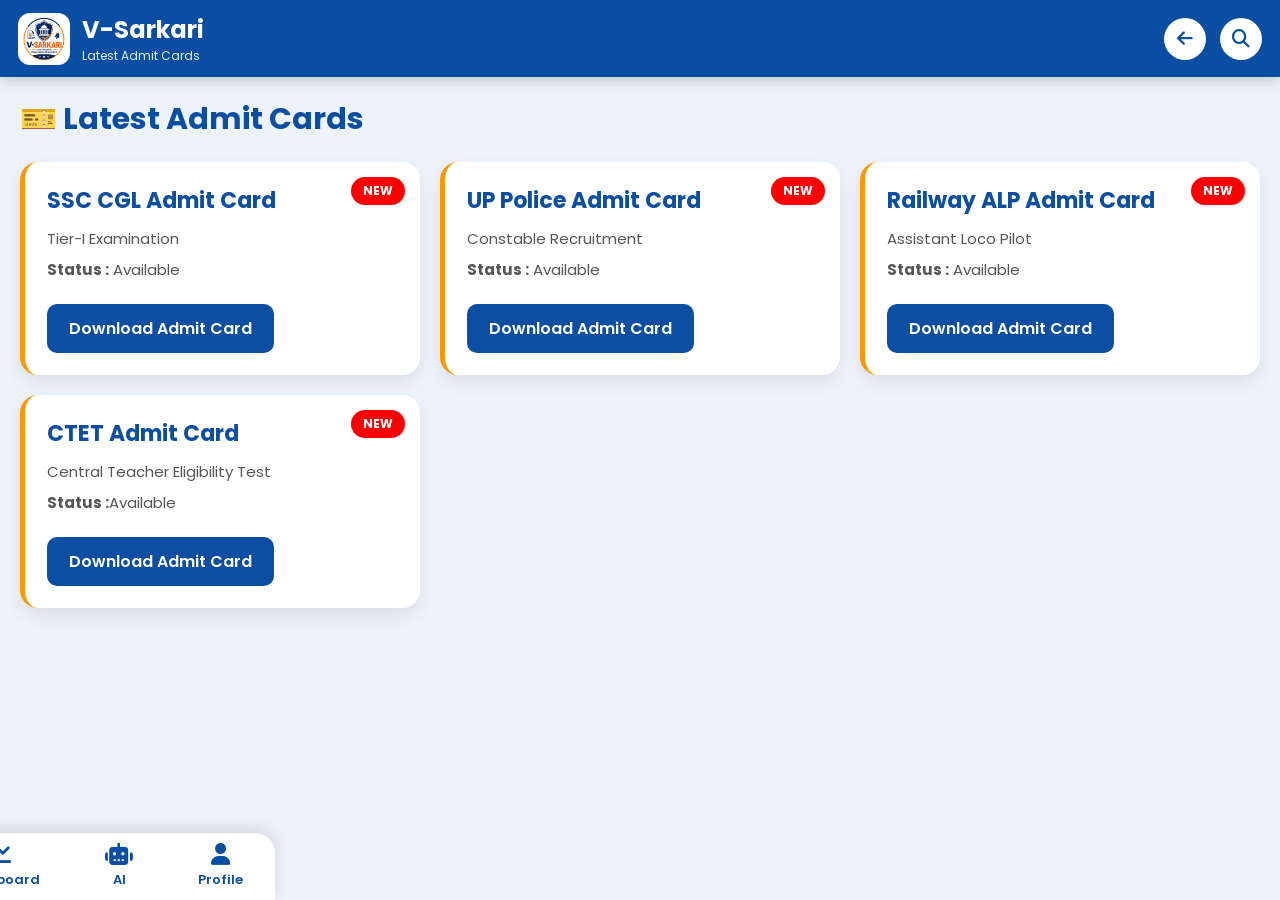
<file: admit-card.html>
<!DOCTYPE html>
<html lang="en">

<head>

<meta charset="UTF-8">
<meta name="viewport" content="width=device-width, initial-scale=1.0">

<title>Admit Cards | V-Sarkari</title>

<link rel="stylesheet" href="css/style.css">

<link href="https://fonts.googleapis.com/css2?family=Poppins:wght@300;400;500;600;700&display=swap" rel="stylesheet">

<link rel="stylesheet"
href="https://cdnjs.cloudflare.com/ajax/libs/font-awesome/6.6.0/css/all.min.css">

</head>

<body>

<header class="header">

<div class="logo-area">

<img src="images/logo.png">

<div>

<h2>V-Sarkari</h2>

<p>Latest Admit Cards</p>

</div>

</div>

<div class="header-icons">

<i class="fa-solid fa-arrow-left" onclick="history.back()"></i>

<i class="fa-solid fa-magnifying-glass"></i>

</div>

</header>

<section class="latest-section">

<h2>🎫 Latest Admit Cards</h2>

<div class="job-container">

<div class="job-card">

<span class="new-tag">NEW</span>

<h3>SSC CGL Admit Card</h3>

<p>Tier-I Examination</p>

<p><b>Status :</b> Available</p>

<a href="#">Download Admit Card</a>

</div>

<div class="job-card">

<span class="new-tag">NEW</span>

<h3>UP Police Admit Card</h3>

<p>Constable Recruitment</p>

<p><b>Status :</b> Available</p>

<a href="#">Download Admit Card</a>

</div>

<div class="job-card">

<span class="new-tag">NEW</span>

<h3>Railway ALP Admit Card</h3>

<p>Assistant Loco Pilot</p>

<p><b>Status :</b> Available</p>

<a href="#">Download Admit Card</a>

</div>

<div class="job-card">

<span class="new-tag">NEW</span>

<h3>CTET Admit Card</h3>

<p>Central Teacher Eligibility Test</p>

<p><b>Status :</b>Available</p>

<a href="#">Download Admit Card</a>

</div>

</div>

</section>

<nav class="bottom-nav">

<a href="index.html">

<i class="fa-solid fa-house"></i>

<span>Home</span>

</a>

<a href="latest-jobs.html">

<i class="fa-solid fa-briefcase"></i>

<span>Jobs</span>

</a>

<a href="dashboard.html">

<i class="fa-solid fa-chart-line"></i>

<span>Dashboard</span>

</a>

<a href="ai.html">

<i class="fa-solid fa-robot"></i>

<span>AI</span>

</a>

<a href="profile.html">

<i class="fa-solid fa-user"></i>

<span>Profile</span>

</a>

</nav>

<script src="js/app.js"></script>

</body>
</html>
</file>
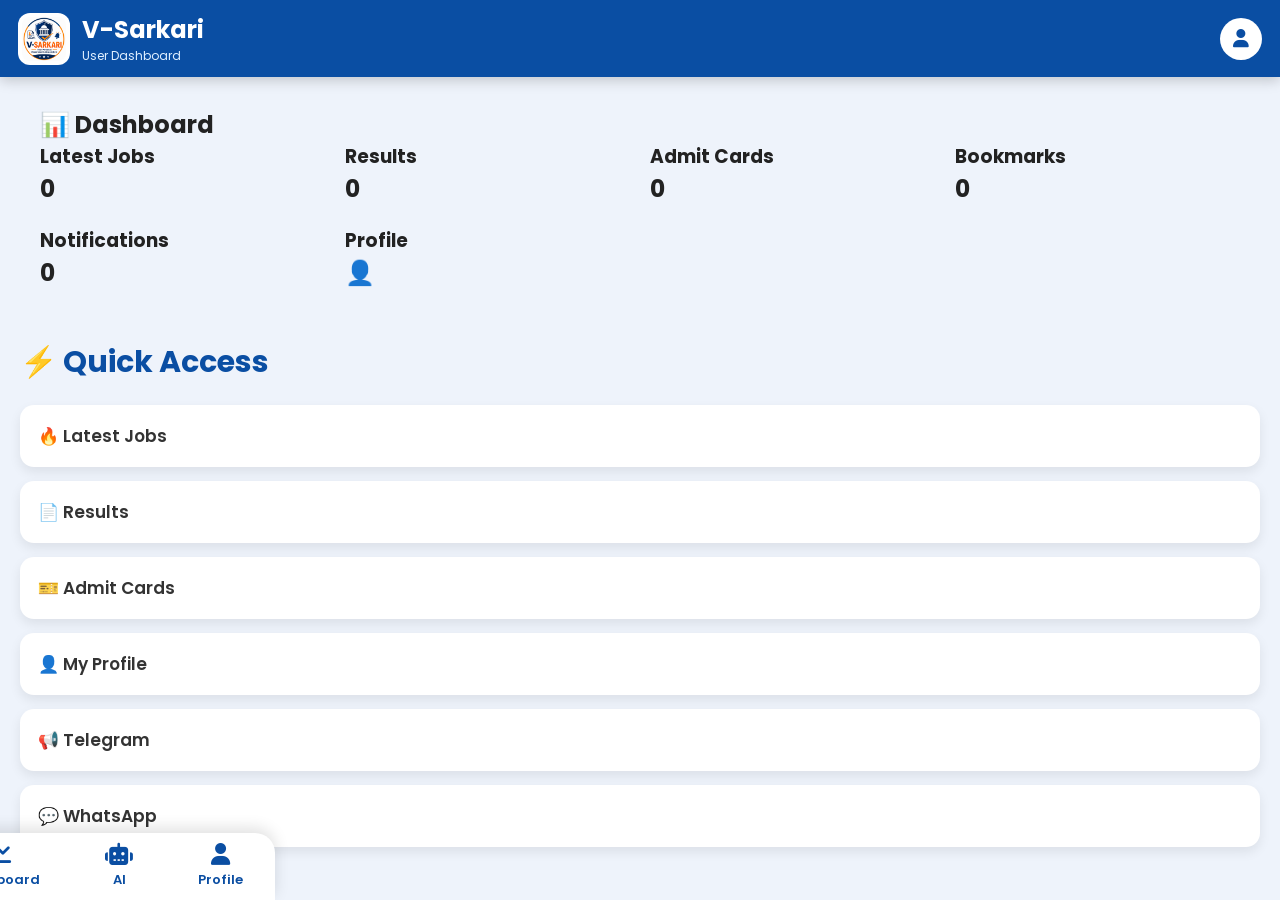
<file: dashboard.html>
<!DOCTYPE html>
<html lang="en">

<head>

<meta charset="UTF-8">

<meta name="viewport" content="width=device-width, initial-scale=1.0">

<title>Dashboard | V-Sarkari</title>

<link rel="stylesheet" href="css/style.css">

<link href="https://fonts.googleapis.com/css2?family=Poppins:wght@300;400;500;600;700&display=swap" rel="stylesheet">

<link rel="stylesheet"
href="https://cdnjs.cloudflare.com/ajax/libs/font-awesome/6.6.0/css/all.min.css">

</head>

<body>

<header class="header">

<div class="logo-area">

<img src="images/logo.png">

<div>

<h2>V-Sarkari</h2>

<p>User Dashboard</p>

</div>

</div>

<div class="header-icons">

<i class="fa-solid fa-user"></i>

</div>

</header>

<section class="dashboard">

<h2>📊 Dashboard</h2>

<div class="dashboard-grid">

<div class="dash-card">

<h3>Latest Jobs</h3>

<h1>0</h1>

</div>

<div class="dash-card">

<h3>Results</h3>

<h1>0</h1>

</div>

<div class="dash-card">

<h3>Admit Cards</h3>

<h1>0</h1>

</div>

<div class="dash-card">

<h3>Bookmarks</h3>

<h1>0</h1>

</div>

<div class="dash-card">

<h3>Notifications</h3>

<h1>0</h1>

</div>

<div class="dash-card">

<h3>Profile</h3>

<h1>👤</h1>

</div>

</div>

</section>

<section class="latest-section">

<h2>⚡ Quick Access</h2>

<div class="result-list">

<a href="latest-jobs.html">🔥 Latest Jobs</a>

<a href="results.html">📄 Results</a>

<a href="admit-card.html">🎫 Admit Cards</a>

<a href="profile.html">👤 My Profile</a>

<a href="https://t.me/V_Sarkari" target="_blank">📢 Telegram</a>

<a href="https://whatsapp.com/channel/0029VaoBMlY6xCSGcukCNM3I" target="_blank">💬 WhatsApp</a>

</div>

</section>

<nav class="bottom-nav">

<a href="index.html">

<i class="fa-solid fa-house"></i>

<span>Home</span>

</a>

<a href="latest-jobs.html">

<i class="fa-solid fa-briefcase"></i>

<span>Jobs</span>

</a>

<a href="dashboard.html" class="active">

<i class="fa-solid fa-chart-line"></i>

<span>Dashboard</span>

</a>

<a href="ai.html">

<i class="fa-solid fa-robot"></i>

<span>AI</span>

</a>

<a href="profile.html">

<i class="fa-solid fa-user"></i>

<span>Profile</span>

</a>

</nav>

<script src="js/app.js"></script>

</body>

</html>
</file>
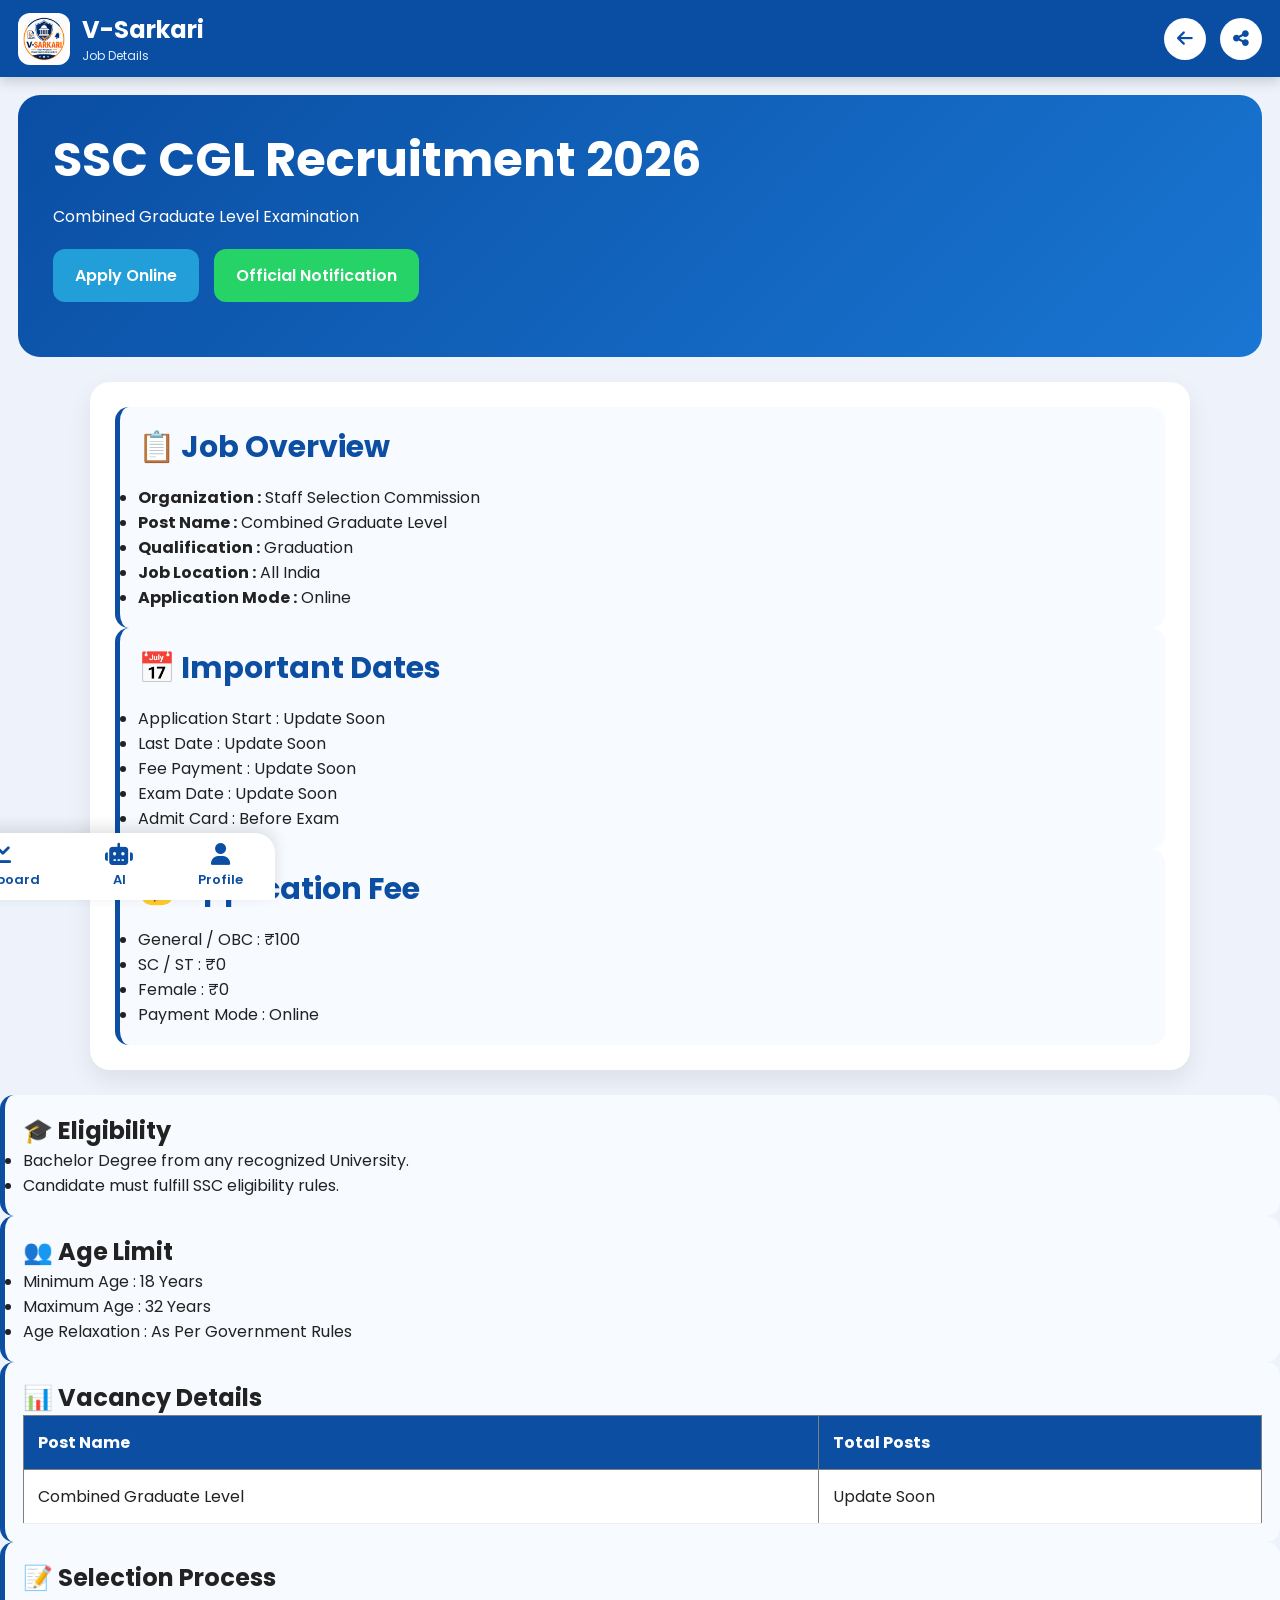
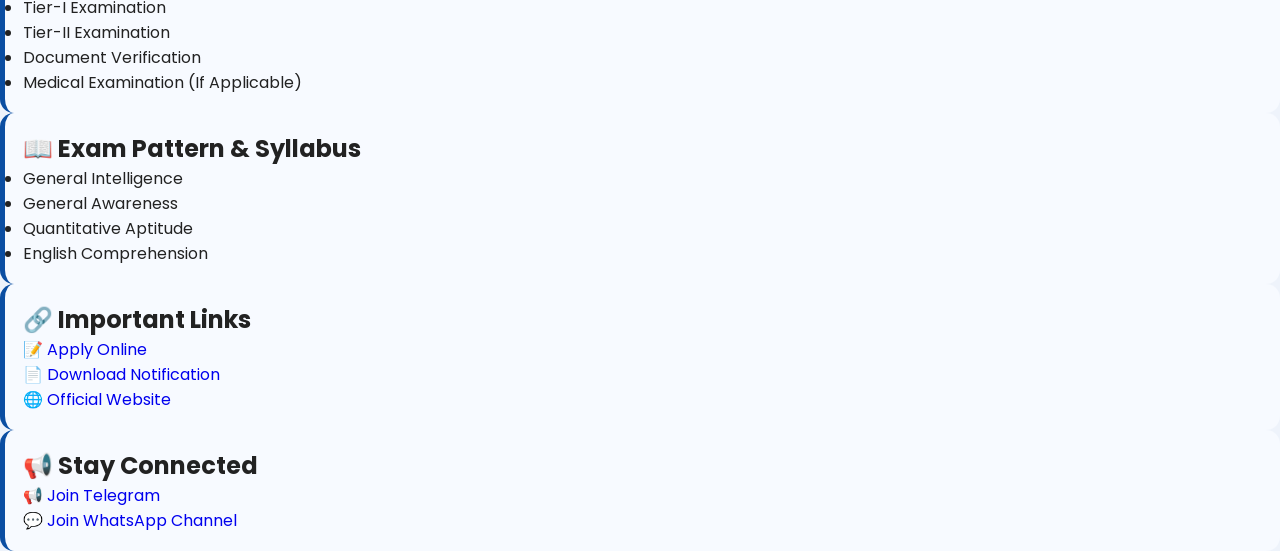
<file: job-details.html>
<!DOCTYPE html>
<html lang="en">

<head>

<meta charset="UTF-8">
<meta name="viewport" content="width=device-width, initial-scale=1.0">

<title>Job Details | V-Sarkari</title>

<link rel="stylesheet" href="css/style.css">

<link href="https://fonts.googleapis.com/css2?family=Poppins:wght@300;400;500;600;700&display=swap" rel="stylesheet">

<link rel="stylesheet"
href="https://cdnjs.cloudflare.com/ajax/libs/font-awesome/6.6.0/css/all.min.css">

</head>

<body>

<!-- Header -->

<header class="header">

<div class="logo-area">

<img src="images/logo.png">

<div>

<h2>V-Sarkari</h2>

<p>Job Details</p>

</div>

</div>

<div class="header-icons">

<i class="fa-solid fa-arrow-left"
onclick="history.back()"></i>

<i class="fa-solid fa-share-nodes"></i>

</div>

</header>

<!-- Hero -->

<section class="hero">

<div class="hero-text">

<h1>SSC CGL Recruitment 2026</h1>

<p>

Combined Graduate Level Examination

</p>

<div class="hero-buttons">

<a href="#" class="telegram">

Apply Online

</a>

<a href="#" class="whatsapp">

Official Notification

</a>

</div>

</div>

</section>

<!-- Overview -->

<section class="job-detail">

<div class="info-box">

<h2>📋 Job Overview</h2>

<ul>

<li><b>Organization :</b> Staff Selection Commission</li>

<li><b>Post Name :</b> Combined Graduate Level</li>

<li><b>Qualification :</b> Graduation</li>

<li><b>Job Location :</b> All India</li>

<li><b>Application Mode :</b> Online</li>

</ul>

</div>

<!-- Important Dates -->

<div class="info-box">

<h2>📅 Important Dates</h2>

<ul>

<li>Application Start : Update Soon</li>

<li>Last Date : Update Soon</li>

<li>Fee Payment : Update Soon</li>

<li>Exam Date : Update Soon</li>

<li>Admit Card : Before Exam</li>

</ul>

</div>

<!-- Application Fee -->

<div class="info-box">

<h2>💰 Application Fee</h2>

<ul>

<li>General / OBC : ₹100</li>

<li>SC / ST : ₹0</li>

<li>Female : ₹0</li>

<li>Payment Mode : Online</li>

</ul>

</div>

</section>
<!-- Eligibility -->

<div class="info-box">

<h2>🎓 Eligibility</h2>

<ul>

<li>Bachelor Degree from any recognized University.</li>

<li>Candidate must fulfill SSC eligibility rules.</li>

</ul>

</div>

<!-- Age Limit -->

<div class="info-box">

<h2>👥 Age Limit</h2>

<ul>

<li>Minimum Age : 18 Years</li>

<li>Maximum Age : 32 Years</li>

<li>Age Relaxation : As Per Government Rules</li>

</ul>

</div>

<!-- Vacancy Details -->

<div class="info-box">

<h2>📊 Vacancy Details</h2>

<table width="100%" border="1" cellspacing="0" cellpadding="10">

<tr>

<th>Post Name</th>

<th>Total Posts</th>

</tr>

<tr>

<td>Combined Graduate Level</td>

<td>Update Soon</td>

</tr>

</table>

</div>

<!-- Selection Process -->

<div class="info-box">

<h2>📝 Selection Process</h2>

<ul>

<li>Tier-I Examination</li>

<li>Tier-II Examination</li>

<li>Document Verification</li>

<li>Medical Examination (If Applicable)</li>

</ul>

</div>

<!-- Syllabus -->

<div class="info-box">

<h2>📖 Exam Pattern & Syllabus</h2>

<ul>

<li>General Intelligence</li>

<li>General Awareness</li>

<li>Quantitative Aptitude</li>

<li>English Comprehension</li>

</ul>

</div>

<!-- Important Links -->

<div class="info-box">

<h2>🔗 Important Links</h2>

<p><a href="#">📝 Apply Online</a></p>

<p><a href="#">📄 Download Notification</a></p>

<p><a href="#">🌐 Official Website</a></p>

</div>

<!-- Join Section -->

<div class="info-box">

<h2>📢 Stay Connected</h2>

<p>
<a href="https://t.me/V_Sarkari" target="_blank">
📢 Join Telegram
</a>
</p>

<p>
<a href="https://whatsapp.com/channel/0029VaoBMlY6xCSGcukCNM3I" target="_blank">
💬 Join WhatsApp Channel
</a>
</p>

</div>

<!-- Bottom Navigation -->

<nav class="bottom-nav">

<a href="index.html">

<i class="fa-solid fa-house"></i>

<span>Home</span>

</a>

<a href="latest-jobs.html" class="active">

<i class="fa-solid fa-briefcase"></i>

<span>Jobs</span>

</a>

<a href="dashboard.html">

<i class="fa-solid fa-chart-line"></i>

<span>Dashboard</span>

</a>

<a href="ai.html">

<i class="fa-solid fa-robot"></i>

<span>AI</span>

</a>

<a href="profile.html">

<i class="fa-solid fa-user"></i>

<span>Profile</span>

</a>

</nav>

<script src="js/app.js"></script>

</body>
</html>
</file>
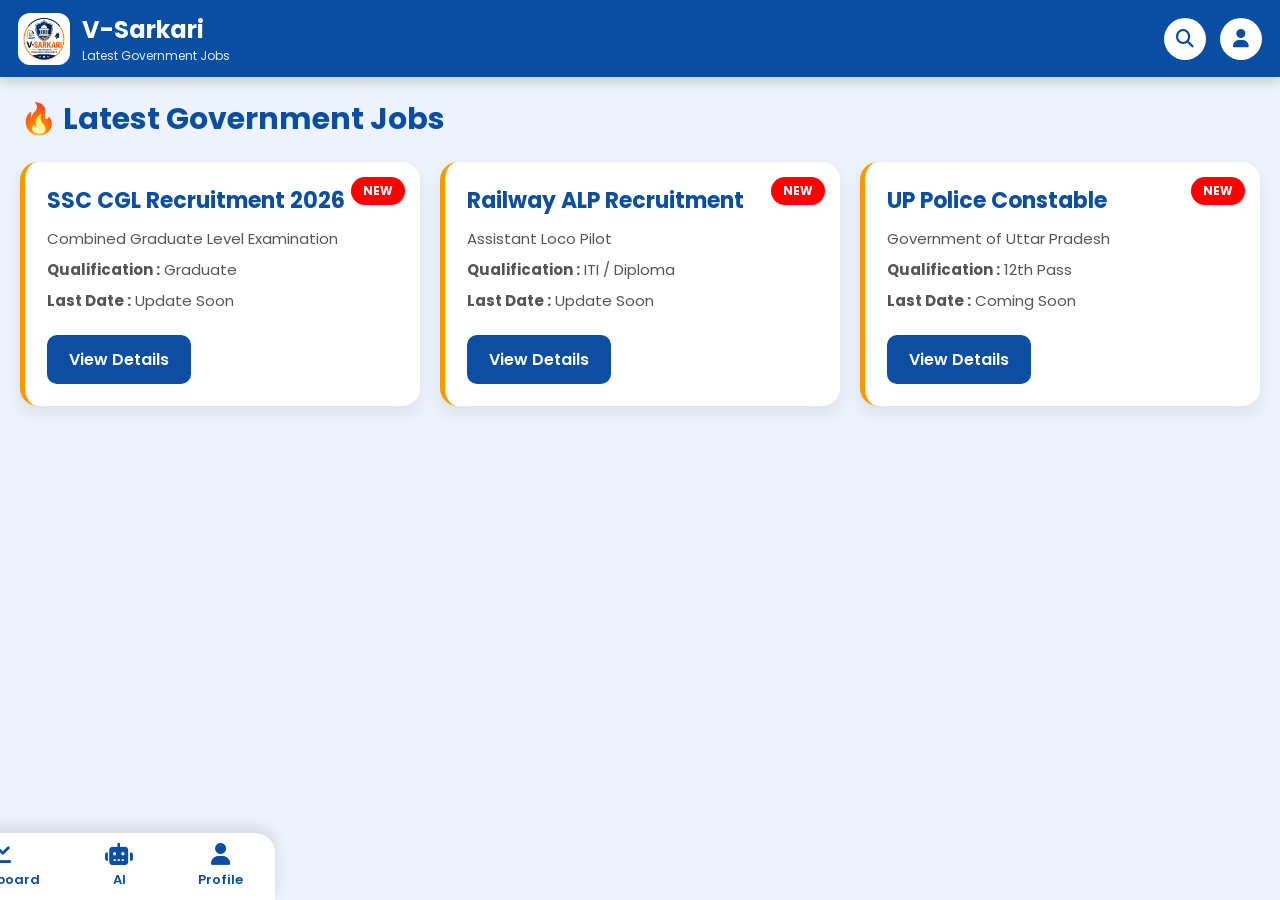
<file: latest-jobs.html>
<!DOCTYPE html>
<html lang="en">

<head>

<meta charset="UTF-8">

<meta name="viewport" content="width=device-width, initial-scale=1.0">

<title>Latest Government Jobs | V-Sarkari</title>

<link rel="stylesheet" href="css/style.css">

<link href="https://fonts.googleapis.com/css2?family=Poppins:wght@300;400;500;600;700&display=swap" rel="stylesheet">

<link rel="stylesheet"
href="https://cdnjs.cloudflare.com/ajax/libs/font-awesome/6.6.0/css/all.min.css">

</head>

<body>

<header class="header">

<div class="logo-area">

<img src="images/logo.png">

<div>

<h2>V-Sarkari</h2>

<p>Latest Government Jobs</p>

</div>

</div>

<div class="header-icons">

<i class="fa-solid fa-search"></i>

<i class="fa-solid fa-user"></i>

</div>

</header>

<section class="latest-section">

<h2>🔥 Latest Government Jobs</h2>

<div class="job-container">

<div class="job-card">

<span class="new-tag">NEW</span>

<h3>SSC CGL Recruitment 2026</h3>

<p>Combined Graduate Level Examination</p>

<p><b>Qualification :</b> Graduate</p>

<p><b>Last Date :</b> Update Soon</p>

<a href="#">View Details</a>

</div>

<div class="job-card">

<span class="new-tag">NEW</span>

<h3>Railway ALP Recruitment</h3>

<p>Assistant Loco Pilot</p>

<p><b>Qualification :</b> ITI / Diploma</p>

<p><b>Last Date :</b> Update Soon</p>

<a href="#">View Details</a>

</div>

<div class="job-card">

<span class="new-tag">NEW</span>

<h3>UP Police Constable</h3>

<p>Government of Uttar Pradesh</p>

<p><b>Qualification :</b> 12th Pass</p>

<p><b>Last Date :</b> Coming Soon</p>

<a href="#">View Details</a>

</div>

</div>

</section>

<nav class="bottom-nav">

<a href="index.html">

<i class="fa-solid fa-house"></i>

<span>Home</span>

</a>

<a href="jobs.html" class="active">

<i class="fa-solid fa-briefcase"></i>

<span>Jobs</span>

</a>

<a href="dashboard.html">

<i class="fa-solid fa-chart-line"></i>

<span>Dashboard</span>

</a>

<a href="ai.html">

<i class="fa-solid fa-robot"></i>

<span>AI</span>

</a>

<a href="profile.html">

<i class="fa-solid fa-user"></i>

<span>Profile</span>

</a>

</nav>

<script src="js/app.js"></script>

</body>

</html>
</file>
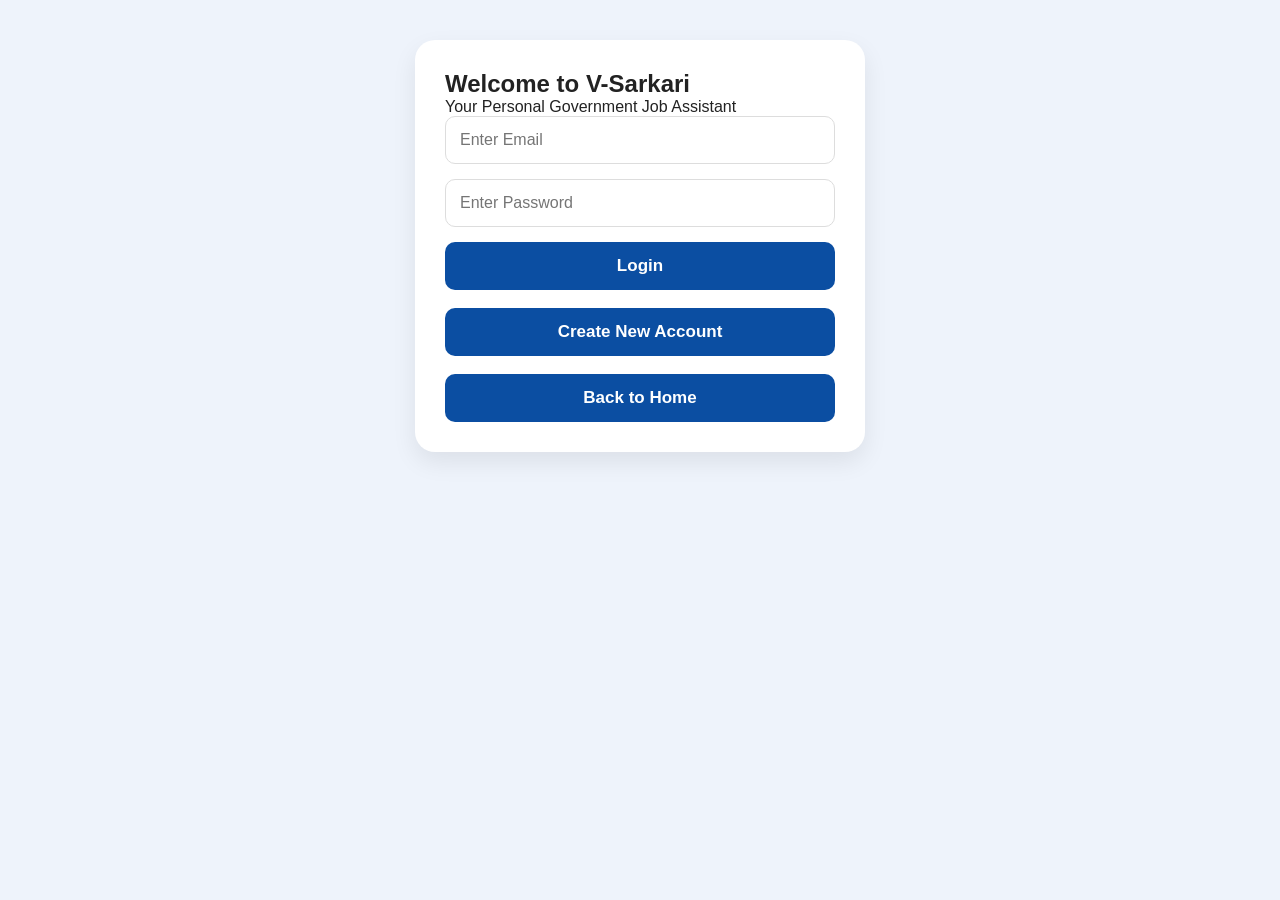
<file: login.html>
<!DOCTYPE html>
<html lang="en">

<head>

<meta charset="UTF-8">

<meta name="viewport" content="width=device-width, initial-scale=1.0">

<title>Login | V-Sarkari</title>

<link rel="stylesheet" href="css/style.css">

</head>

<body>

<section class="login-box">

<h1>Welcome to V-Sarkari</h1>

<p>Your Personal Government Job Assistant</p>

<input type="email" placeholder="Enter Email">

<input type="password" placeholder="Enter Password">

<button>Login</button>

<br><br>

<button>Create New Account</button>

<br><br>

<a href="index.html">

<button>Back to Home</button>

</a>

</section>

</body>

</html>
</file>
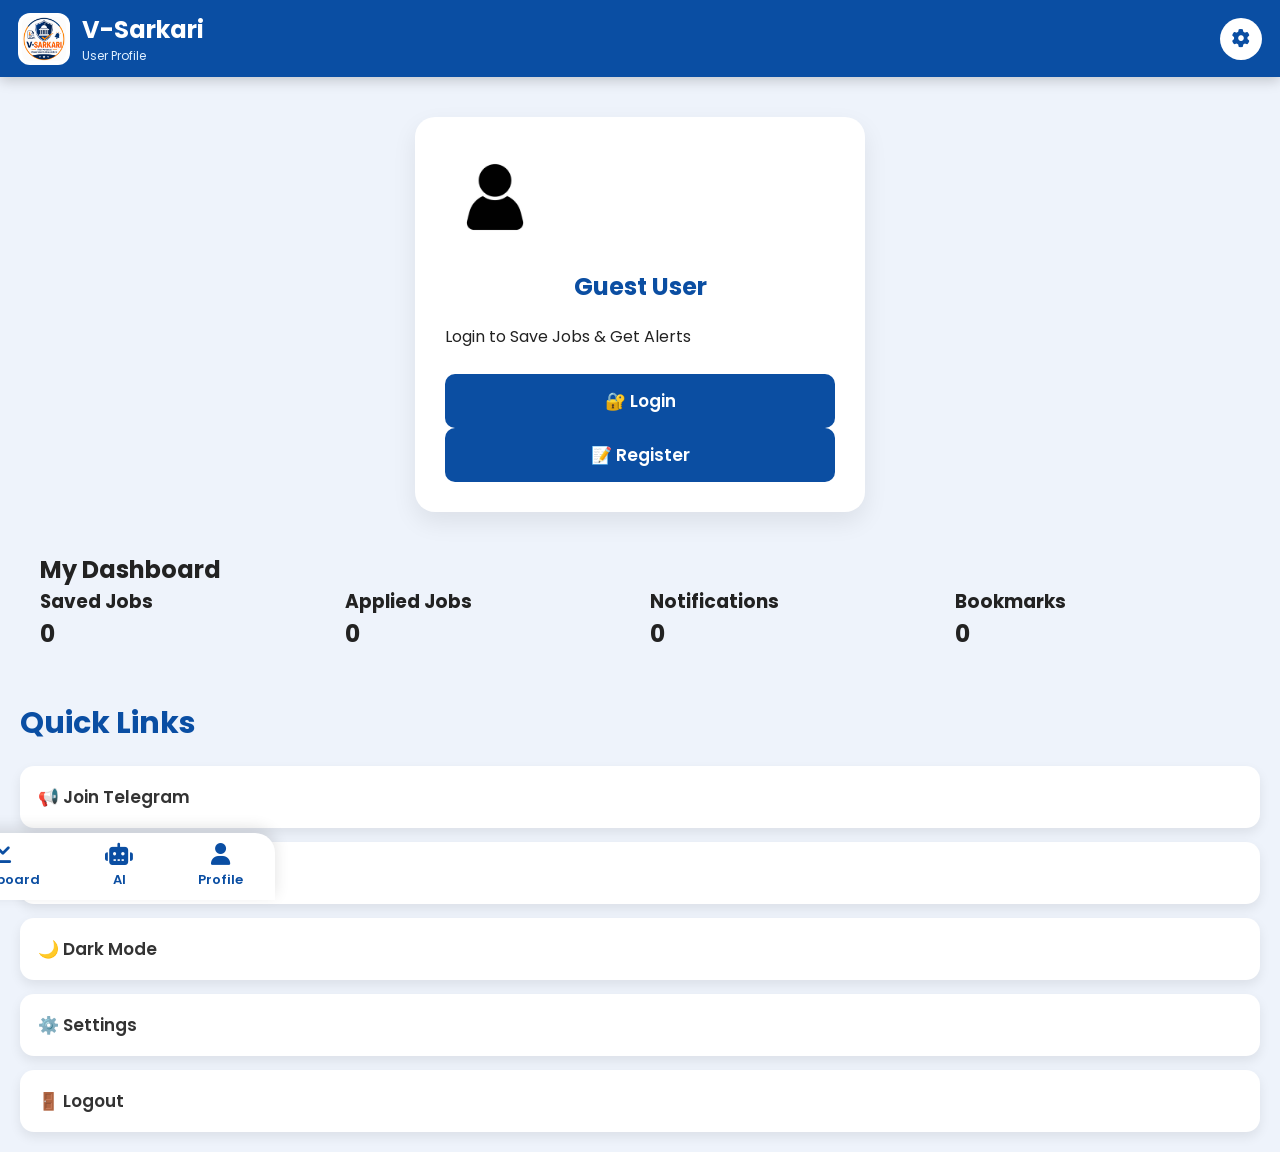
<file: profile.html>
<!DOCTYPE html>
<html lang="en">

<head>

<meta charset="UTF-8">
<meta name="viewport" content="width=device-width, initial-scale=1.0">

<title>Profile | V-Sarkari</title>

<link rel="stylesheet" href="css/style.css">

<link href="https://fonts.googleapis.com/css2?family=Poppins:wght@300;400;500;600;700&display=swap" rel="stylesheet">

<link rel="stylesheet"
href="https://cdnjs.cloudflare.com/ajax/libs/font-awesome/6.6.0/css/all.min.css">

</head>

<body>

<header class="header">

<div class="logo-area">

<img src="images/logo.png">

<div>

<h2>V-Sarkari</h2>

<p>User Profile</p>

</div>

</div>

<div class="header-icons">

<i class="fa-solid fa-gear"></i>

</div>

</header>

<section class="login-box">

<img src="images/user.png"
style="width:100px;height:100px;border-radius:50%;margin-bottom:15px;">

<h2>Guest User</h2>

<p>Login to Save Jobs & Get Alerts</p>

<br>

<button>🔐 Login</button>

<button>📝 Register</button>

</section>

<section class="dashboard">

<h2>My Dashboard</h2>

<div class="dashboard-grid">

<div class="dash-card">

<h3>Saved Jobs</h3>

<h1>0</h1>

</div>

<div class="dash-card">

<h3>Applied Jobs</h3>

<h1>0</h1>

</div>

<div class="dash-card">

<h3>Notifications</h3>

<h1>0</h1>

</div>

<div class="dash-card">

<h3>Bookmarks</h3>

<h1>0</h1>

</div>

</div>

</section>

<section class="latest-section">

<h2>Quick Links</h2>

<div class="result-list">

<a href="https://t.me/V_Sarkari" target="_blank">
📢 Join Telegram
</a>

<a href="https://whatsapp.com/channel/0029VaoBMlY6xCSGcukCNM3I" target="_blank">
💬 Join WhatsApp
</a>

<a href="#">
🌙 Dark Mode
</a>

<a href="#">
⚙️ Settings
</a>

<a href="#">
🚪 Logout
</a>

</div>

</section>

<nav class="bottom-nav">

<a href="index.html">

<i class="fa-solid fa-house"></i>

<span>Home</span>

</a>

<a href="latest-jobs.html">

<i class="fa-solid fa-briefcase"></i>

<span>Jobs</span>

</a>

<a href="dashboard.html">

<i class="fa-solid fa-chart-line"></i>

<span>Dashboard</span>

</a>

<a href="ai.html">

<i class="fa-solid fa-robot"></i>

<span>AI</span>

</a>

<a href="profile.html" class="active">

<i class="fa-solid fa-user"></i>

<span>Profile</span>

</a>

</nav>

<script src="js/app.js"></script>

</body>

</html>
</file>
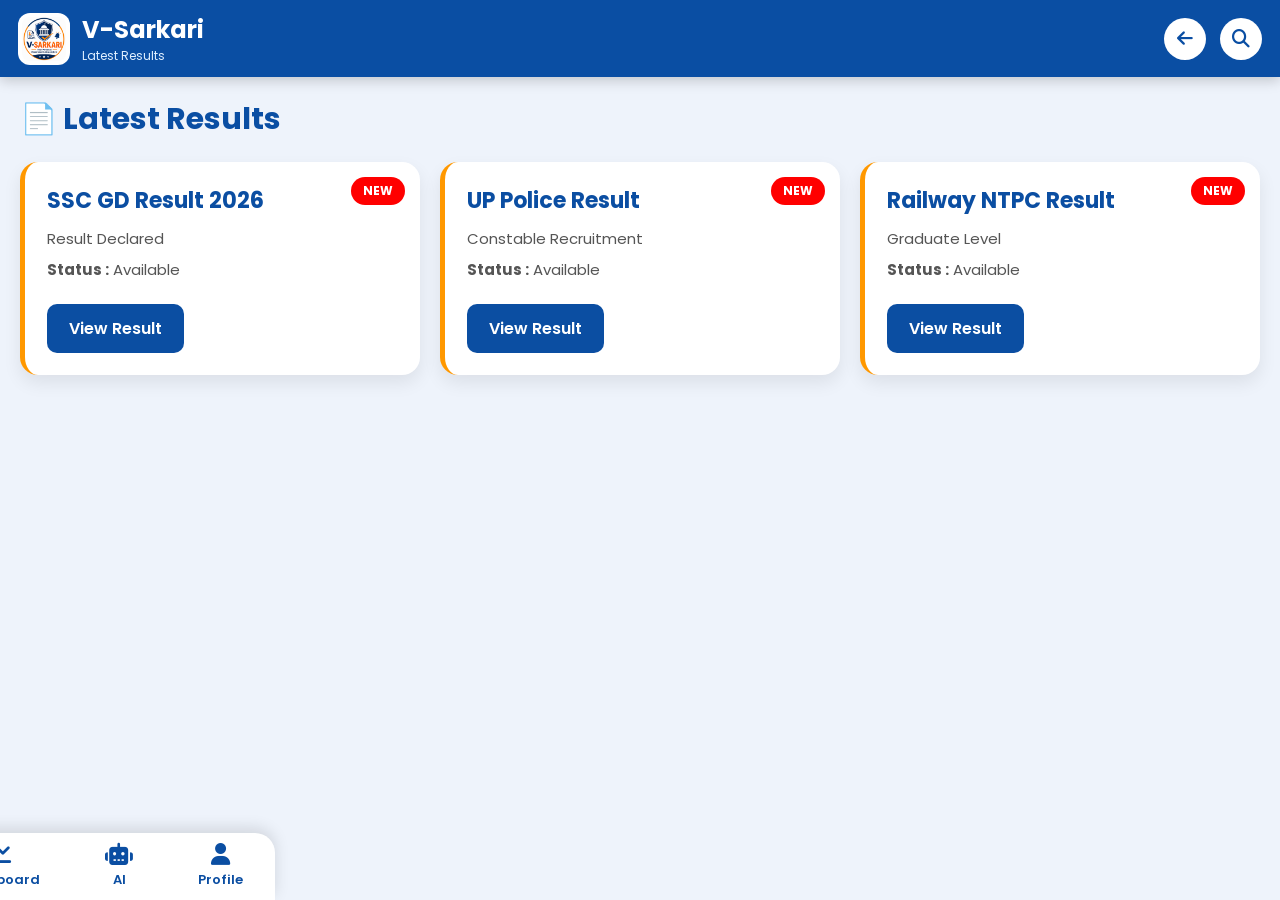
<file: results.html>
<!DOCTYPE html>
<html lang="en">

<head>

<meta charset="UTF-8">
<meta name="viewport" content="width=device-width, initial-scale=1.0">

<title>Latest Results | V-Sarkari</title>

<link rel="stylesheet" href="css/style.css">

<link href="https://fonts.googleapis.com/css2?family=Poppins:wght@300;400;500;600;700&display=swap" rel="stylesheet">

<link rel="stylesheet"
href="https://cdnjs.cloudflare.com/ajax/libs/font-awesome/6.6.0/css/all.min.css">

</head>

<body>

<header class="header">

<div class="logo-area">

<img src="images/logo.png">

<div>

<h2>V-Sarkari</h2>

<p>Latest Results</p>

</div>

</div>

<div class="header-icons">

<i class="fa-solid fa-arrow-left"
onclick="history.back()"></i>

<i class="fa-solid fa-magnifying-glass"></i>

</div>

</header>

<section class="latest-section">

<h2>📄 Latest Results</h2>

<div class="job-container">

<div class="job-card">

<span class="new-tag">NEW</span>

<h3>SSC GD Result 2026</h3>

<p>Result Declared</p>

<p><b>Status :</b> Available</p>

<a href="#">View Result</a>

</div>

<div class="job-card">

<span class="new-tag">NEW</span>

<h3>UP Police Result</h3>

<p>Constable Recruitment</p>

<p><b>Status :</b> Available</p>

<a href="#">View Result</a>

</div>

<div class="job-card">

<span class="new-tag">NEW</span>

<h3>Railway NTPC Result</h3>

<p>Graduate Level</p>

<p><b>Status :</b> Available</p>

<a href="#">View Result</a>

</div>

</div>

</section>

<nav class="bottom-nav">

<a href="index.html">

<i class="fa-solid fa-house"></i>

<span>Home</span>

</a>

<a href="latest-jobs.html">

<i class="fa-solid fa-briefcase"></i>

<span>Jobs</span>

</a>

<a href="dashboard.html">

<i class="fa-solid fa-chart-line"></i>

<span>Dashboard</span>

</a>

<a href="ai.html">

<i class="fa-solid fa-robot"></i>

<span>AI</span>

</a>

<a href="profile.html">

<i class="fa-solid fa-user"></i>

<span>Profile</span>

</a>

</nav>

<script src="js/app.js"></script>

</body>

</html>
</file>
<file: css/style.css>
/* ===========================
   V-Sarkari 2.0
   STYLE.CSS - PART 1
=========================== */
*{
margin:0;
padding:0;
box-sizing:border-box;
font-family:'Poppins',sans-serif;
}
html{
scroll-behavior:smooth;
}
body{
background:#eef4fb;
color:#222;
overflow-x:hidden;
}
/* HEADER */
.header{
position:sticky;
top:0;
left:0;
width:100%;
background:#0a4ea3;
padding:12px 18px;
display:flex;
justify-content:space-between;
align-items:center;
z-index:999;
box-shadow:0 4px 12px rgba(0,0,0,.18);
}
.logo-area{
display:flex;
align-items:center;
gap:12px;
}
.logo-area img{
width:52px;
height:52px;
border-radius:12px;
background:white;
padding:4px;
}
.logo-area h2{
color:#fff;
font-size:24px;
font-weight:700;
}
.logo-area p{
color:#dfefff;
font-size:12px;
}
.header-icons{
display:flex;
gap:14px;
}
.header-icons i{
width:42px;
height:42px;
background:white;
border-radius:50%;
display:flex;
align-items:center;
justify-content:center;
font-size:18px;
color:#0a4ea3;
cursor:pointer;
transition:.3s;
}
.header-icons i:hover{
transform:scale(1.08);
}
/* SEARCH */
.search-area{
padding:18px;
background:#0a4ea3;
}
.search-area{
display:flex;
gap:10px;
}
.search-area input{
flex:1;
padding:14px;
border:none;
border-radius:12px;
font-size:16px;
}
.search-area button{
width:58px;
border:none;
border-radius:12px;
background:#ff9800;
color:white;
font-size:18px;
}
/* HERO */
.hero{
margin:18px;
background:linear-gradient(135deg,#0a4ea3,#1976d2);
border-radius:22px;
padding:22px;
color:white;
display:flex;
flex-wrap:wrap;
align-items:center;
justify-content:space-between;
}
.hero-text{
flex:1;
min-width:260px;
}
.hero-text h1{
font-size:34px;
line-height:44px;
margin-bottom:14px;
}
.hero-text p{
font-size:16px;
margin-bottom:20px;
}
.hero-image{
flex:1;
text-align:center;
}
.hero-image img{
max-width:300px;
width:100%;
}
.hero-buttons{
display:flex;
gap:12px;
flex-wrap:wrap;
}
.telegram{
background:#229ED9;
padding:14px 22px;
border-radius:12px;
color:white;
text-decoration:none;
font-weight:600;
}
.whatsapp{
background:#25D366;
padding:14px 22px;
border-radius:12px;
color:white;
text-decoration:none;
font-weight:600;
}
/* ===========================
   PART 2
   QUICK ACCESS + JOB CARDS
=========================== */
.quick-menu{
padding:20px;
}
.quick-menu h2{
font-size:28px;
margin-bottom:18px;
color:#0a4ea3;
font-weight:700;
}
.grid{
display:grid;
grid-template-columns:repeat(2,1fr);
gap:15px;
}
.grid a{
background:white;
text-decoration:none;
padding:22px;
border-radius:18px;
text-align:center;
font-weight:700;
color:#0a4ea3;
font-size:18px;
box-shadow:0 6px 16px rgba(0,0,0,.08);
transition:.30s;
}
.grid a:hover{
background:#0a4ea3;
color:white;
transform:translateY(-6px);
}
/* BREAKING NEWS */
.breaking-news{
margin:20px;
border-radius:15px;
overflow:hidden;
box-shadow:0 6px 15px rgba(0,0,0,.10);
}
.breaking-title{
background:#ff9800;
color:white;
padding:12px;
font-size:20px;
font-weight:700;
text-align:center;
}
.breaking-text{
background:white;
padding:12px;
font-size:16px;
font-weight:600;
}
/* LATEST JOBS */
.latest-section{
padding:20px;
}
.latest-section h2{
font-size:30px;
color:#0a4ea3;
margin-bottom:20px;
}
.job-container{
display:flex;
flex-direction:column;
gap:18px;
}
.job-card{
background:white;
padding:22px;
border-radius:20px;
box-shadow:0 8px 18px rgba(0,0,0,.10);
border-left:7px solid #ff9800;
transition:.30s;
position:relative;
}
.job-card:hover{
transform:translateY(-5px);
}
.new-tag{
position:absolute;
right:15px;
top:15px;
background:red;
color:white;
padding:5px 12px;
border-radius:20px;
font-size:12px;
font-weight:700;
}
.job-card h3{
font-size:24px;
margin-bottom:10px;
color:#0a4ea3;
}
.job-card p{
font-size:17px;
margin-bottom:10px;
}
.job-card a{
display:inline-block;
margin-top:12px;
padding:12px 24px;
background:#0a4ea3;
color:white;
text-decoration:none;
border-radius:10px;
font-weight:600;
}
.job-card a:hover{
background:#ff9800;
}
/* RESULT + ADMIT */
.result-section,
.admit-section{
padding:20px;
}
.result-section h2,
.admit-section h2{
font-size:28px;
color:#0a4ea3;
margin-bottom:18px;
}
.result-list{
display:flex;
flex-direction:column;
gap:14px;
}
.result-list a{
background:white;
padding:18px;
text-decoration:none;
color:#333;
font-size:17px;
font-weight:600;
border-radius:14px;
box-shadow:0 5px 12px rgba(0,0,0,.08);
transition:.25s;
}
.result-list a:hover{
background:#0a4ea3;
color:white;
}
/* ===========================
   PART 3
   SOCIAL + FOOTER + BOTTOM NAV
=========================== */
/* SOCIAL */
.social-section{
padding:20px;
}
.social-section h2{
font-size:30px;
text-align:center;
margin-bottom:20px;
color:#0a4ea3;
}
.social-grid{
display:grid;
grid-template-columns:1fr;
gap:20px;
}
.telegram-card,
.whatsapp-card{
text-decoration:none;
padding:25px;
border-radius:20px;
color:white;
box-shadow:0 8px 18px rgba(0,0,0,.12);
transition:.3s;
}
.telegram-card{
background:linear-gradient(135deg,#229ED9,#0088cc);
}
.whatsapp-card{
background:linear-gradient(135deg,#25D366,#1fa855);
}
.telegram-card:hover,
.whatsapp-card:hover{
transform:translateY(-8px);
}
.social-grid .icon{
font-size:50px;
margin-bottom:15px;
}
.social-grid h3{
font-size:26px;
margin-bottom:10px;
}
.social-grid p{
font-size:17px;
margin-bottom:12px;
}
.social-grid span{
font-weight:700;
font-size:18px;
}
/* FOOTER */
footer{
margin-top:30px;
background:#0a4ea3;
color:white;
padding:35px 20px 90px;
text-align:center;
}
.footer-logo img{
width:75px;
height:75px;
border-radius:18px;
background:white;
padding:6px;
margin-bottom:12px;
}
.footer-logo h2{
font-size:28px;
margin-bottom:8px;
}
.footer-links{
display:flex;
justify-content:center;
gap:18px;
flex-wrap:wrap;
margin:20px 0;
}
.footer-links a{
color:white;
text-decoration:none;
font-size:16px;
}
.footer-links a:hover{
text-decoration:underline;
}
/* BOTTOM NAV */
.bottom-nav{
position:fixed;
left:0;
bottom:0;
width:100%;
background:white;
display:flex;
justify-content:space-around;
padding:10px 0;
box-shadow:0 -5px 15px rgba(0,0,0,.12);
z-index:9999;
}
.bottom-nav a{
text-decoration:none;
display:flex;
flex-direction:column;
align-items:center;
color:#555;
font-size:12px;
font-weight:600;
}
.bottom-nav a i{
font-size:22px;
margin-bottom:5px;
}
.bottom-nav a.active{
color:#0a4ea3;
}
/* RESPONSIVE */
@media (min-width:768px){
.hero{
padding:35px;
}
.grid{
grid-template-columns:repeat(4,1fr);
}
.job-container{
display:grid;
grid-template-columns:repeat(2,1fr);
gap:20px;
}
.social-grid{
grid-template-columns:repeat(2,1fr);
}
.bottom-nav{
max-width:550px;
left:50%;
transform:translateX(-50%);
border-radius:20px 20px 0 0;
}
}
@media (min-width:1200px){
.hero-text h1{
font-size:48px;
line-height:60px;
}
.job-container{
grid-template-columns:repeat(3,1fr);
}
.grid{
grid-template-columns:repeat(4,1fr);
}
}
/* ===========================
   MOBILE RESPONSIVE UPDATE
=========================== */
@media (max-width:768px){
.header,
.navbar{
display:flex;
align-items:center;
justify-content:space-between;
padding:12px 15px;
flex-wrap:nowrap;
}
.logo-area,
.logo{
display:flex;
align-items:center;
gap:10px;
width:auto;
}
.logo-area img,
.logo img{
width:55px;
height:55px;
border-radius:12px;
flex-shrink:0;
}
.logo-area h2,
.logo h2{
font-size:28px;
line-height:1.1;
margin:0;
white-space:nowrap;
}
.logo-area p,
.logo p{
font-size:14px;
margin-top:2px;
}
.header-icons,
.nav-icons{
display:flex;
gap:10px;
}
.header-icons i,
.nav-icons button{
width:44px;
height:44px;
font-size:20px;
}
.search-box{
display:flex;
padding:15px;
gap:10px;
}
.search-box input{
width:100%;
font-size:17px;
height:52px;
border-radius:12px;
}
.search-box button{
width:52px;
height:52px;
border-radius:12px;
}
/* Hero */
.hero{
display:flex;
flex-direction:column;
padding:25px;
border-radius:20px;
}
.hero-text{
width:100%;
}
.hero-text h1{
font-size:46px;
line-height:1.15;
margin-bottom:15px;
}
.hero-text p{
font-size:22px;
line-height:1.5;
}
.hero-buttons{
display:flex;
flex-direction:column;
gap:15px;
margin-top:25px;
}
.hero-buttons a{
width:100%;
text-align:center;
padding:15px;
font-size:18px;
border-radius:14px;
}
.hero img{
width:100%;
max-width:340px;
display:block;
margin:30px auto 0;
}
/* Quick Access */
.quick-grid{
display:grid;
grid-template-columns:repeat(2,1fr);
gap:12px;
}
.quick-card{
padding:18px;
font-size:17px;
}
/* Job Cards */
.job-container{
display:grid;
grid-template-columns:1fr;
gap:18px;
}
.job-card{
padding:18px;
}
.job-card h3{
font-size:23px;
}
.job-card p{
font-size:17px;
}
/* Bottom Nav */
.bottom-nav{
height:72px;
padding:8px 0;
}
.bottom-nav a{
font-size:13px;
}
.bottom-nav i{
font-size:22px;
margin-bottom:4px;
}
}
Local css 

/* ===========================
   V-SARKARI STYLE PART-1
=========================== */
*{
margin:0;
padding:0;
box-sizing:border-box;
font-family:'Poppins',sans-serif;
}
body{
background:#eef3fb;
color:#222;
}
a{
text-decoration:none;
}
/* HEADER */
.top-header{
background:#0b4ea2;
display:flex;
justify-content:space-between;
align-items:center;
padding:14px 18px;
}
.logo-box{
display:flex;
align-items:center;
gap:12px;
}
.logo-box img{
width:60px;
height:60px;
border-radius:14px;
background:#fff;
padding:4px;
}
.logo-text h1{
font-size:30px;
color:#fff;
font-weight:700;
}
.logo-text p{
color:#dbe8ff;
font-size:14px;
margin-top:2px;
}
.header-right{
display:flex;
gap:12px;
}
.icon-btn{
width:48px;
height:48px;
border:none;
border-radius:50%;
background:#fff;
color:#0b4ea2;
font-size:20px;
cursor:pointer;
box-shadow:0 4px 10px rgba(0,0,0,.15);
}
/* SEARCH */
.search-bar{
background:#0b4ea2;
padding:15px;
display:flex;
gap:10px;
}
.search-bar input{
flex:1;
height:52px;
border:none;
border-radius:14px;
padding:0 18px;
font-size:17px;
outline:none;
}
.search-bar button{
width:56px;
border:none;
border-radius:14px;
background:#ff9800;
color:#fff;
font-size:22px;
cursor:pointer;
}
/* MENU */
.main-menu{
display:flex;
overflow-x:auto;
gap:12px;
background:#165cb6;
padding:12px;
}
.main-menu::-webkit-scrollbar{
display:none;
}
.main-menu a{
white-space:nowrap;
background:#2b67bb;
color:#fff;
padding:12px 20px;
border-radius:40px;
font-weight:600;
font-size:15px;
}
.main-menu a.active{
background:#ff9800;
color:#fff;
}
/* ===========================
   HERO SECTION
=========================== */
.hero-section{
display:flex;
justify-content:space-between;
align-items:center;
gap:40px;
padding:45px 30px;
margin:20px;
border-radius:22px;
background:linear-gradient(135deg,#0b4ea2,#1976d2);
color:#fff;
overflow:hidden;
}
.hero-left{
flex:1;
}
.hero-tag{
display:inline-block;
background:#ffffff22;
padding:8px 16px;
border-radius:30px;
font-size:14px;
margin-bottom:18px;
}
.hero-left h1{
font-size:46px;
line-height:1.2;
margin-bottom:15px;
font-weight:700;
}
.hero-left p{
font-size:18px;
opacity:.95;
margin-bottom:25px;
}
.hero-buttons{
display:flex;
gap:15px;
flex-wrap:wrap;
margin-bottom:20px;
}
.btn-primary,
.btn-secondary,
.telegram-btn,
.whatsapp-btn{
padding:14px 24px;
border-radius:12px;
font-weight:600;
color:#fff;
display:inline-block;
}
.btn-primary{
background:#ff9800;
}
.btn-secondary{
background:#1565c0;
}
.social-buttons{
display:flex;
gap:15px;
flex-wrap:wrap;
}
.telegram-btn{
background:#29a9ea;
}
.whatsapp-btn{
background:#25D366;
}
.hero-right{
flex:1;
text-align:center;
}
.hero-right img{
width:100%;
max-width:500px;
border-radius:18px;
box-shadow:0 10px 30px rgba(0,0,0,.25);
}
/* ===========================
   QUICK ACCESS
=========================== */
.quick-access{
padding:20px;
}
.quick-access h2{
font-size:34px;
color:#0b4ea2;
margin-bottom:20px;
}
.quick-grid{
display:grid;
grid-template-columns:repeat(auto-fit,minmax(180px,1fr));
gap:18px;
}
.quick-card{
background:#fff;
border-radius:18px;
padding:22px;
text-align:center;
box-shadow:0 6px 18px rgba(0,0,0,.08);
transition:.3s;
font-size:18px;
font-weight:600;
color:#0b4ea2;
}
.quick-card:hover{
transform:translateY(-5px);
}
.quick-card span{
display:block;
margin-top:10px;
}
/* ===========================
   LATEST UPDATE
=========================== */
.latest-update{
margin:20px;
background:#fff;
border-radius:18px;
padding:18px;
box-shadow:0 6px 18px rgba(0,0,0,.08);
}
.latest-update h2{
color:#ff6f00;
margin-bottom:10px;
}
.latest-update marquee{
font-size:16px;
font-weight:600;
color:#333;
}
/* ===========================
   LATEST JOBS
=========================== */
.latest-jobs{
padding:20px;
}
.latest-jobs h2{
font-size:34px;
color:#0b4ea2;
margin-bottom:20px;
}
.jobs-grid{
display:grid;
grid-template-columns:repeat(auto-fit,minmax(280px,1fr));
gap:20px;
}
.job-card{
background:#fff;
border-radius:18px;
padding:22px;
box-shadow:0 8px 18px rgba(0,0,0,.08);
border-left:5px solid #ff9800;
transition:.3s;
}
.job-card:hover{
transform:translateY(-5px);
}
.job-card h3{
font-size:22px;
color:#0b4ea2;
margin-bottom:10px;
}
.job-card p{
font-size:15px;
margin:8px 0;
color:#555;
}
.job-card a{
display:inline-block;
margin-top:15px;
padding:12px 22px;
background:#0b4ea2;
color:#fff;
border-radius:10px;
font-weight:600;
}
/* ===========================
   RESULTS
=========================== */
.latest-results{
padding:20px;
}
.latest-results h2{
font-size:34px;
color:#0b4ea2;
margin-bottom:18px;
}
.result-card{
background:#fff;
padding:18px;
margin-bottom:15px;
border-radius:15px;
box-shadow:0 5px 15px rgba(0,0,0,.08);
}
/* ===========================
   FOOTER
=========================== */
footer{
background:#0b4ea2;
color:#fff;
text-align:center;
padding:30px 20px;
margin-top:40px;
}
/* ===========================
   BOTTOM NAVIGATION
=========================== */
.bottom-nav{
position:fixed;
bottom:0;
left:0;
width:100%;
background:#fff;
display:flex;
justify-content:space-around;
align-items:center;
padding:10px 0;
box-shadow:0 -5px 15px rgba(0,0,0,.12);
z-index:999;
}
.bottom-nav a{
color:#0b4ea2;
font-size:13px;
font-weight:600;
text-align:center;
}
.bottom-nav i{
display:block;
font-size:22px;
margin-bottom:4px;
}
/* ===========================
   MOBILE
=========================== */
@media(max-width:768px){
.hero-section{
flex-direction:column;
text-align:center;
padding:25px;
}
.hero-left h1{
font-size:38px;
}
.hero-left p{
font-size:17px;
}
.hero-buttons,
.social-buttons{
justify-content:center;
}
.hero-right img{
max-width:100%;
margin-top:20px;
}
.quick-grid{
grid-template-columns:repeat(2,1fr);
}
.jobs-grid{
grid-template-columns:1fr;
}
.logo-text h1{
font-size:24px;
}
.logo-text p{
font-size:12px;
}
.icon-btn{
width:42px;
height:42px;
font-size:18px;
}
.search-bar input{
font-size:15px;
}
.main-menu a{
font-size:14px;
padding:10px 16px;
}
body{
padding-bottom:80px;
}
}
/* ===================================
   V-SARKARI CSS PART 4
   JOB DETAILS + INFO BOX + BUTTONS
===================================*/
/* Page Heading */
.page-title{
padding:25px 20px 10px;
}
.page-title h1{
font-size:34px;
font-weight:700;
color:#0b4ea2;
}
.page-title p{
margin-top:8px;
color:#666;
font-size:16px;
}
/* Job Detail Container */
.job-detail{
width:min(1100px,95%);
margin:25px auto;
background:#fff;
border-radius:20px;
padding:25px;
box-shadow:0 10px 25px rgba(0,0,0,.08);
}
/* Job Title */
.job-detail h2{
font-size:30px;
color:#0b4ea2;
margin-bottom:15px;
}
/* Information Boxes */
.info-grid{
display:grid;
grid-template-columns:repeat(auto-fit,minmax(220px,1fr));
gap:15px;
margin:20px 0;
}
.info-box{
background:#f7faff;
border-left:5px solid #0b4ea2;
border-radius:14px;
padding:18px;
}
.info-box span{
display:block;
font-size:14px;
color:#666;
margin-bottom:6px;
}
.info-box strong{
font-size:18px;
color:#222;
}
/* Description */
.job-content{
margin-top:25px;
line-height:1.8;
font-size:17px;
color:#444;
}
.job-content h3{
color:#0b4ea2;
margin:20px 0 10px;
font-size:24px;
}
.job-content ul{
padding-left:20px;
}
.job-content li{
margin:8px 0;
}
/* Buttons */
.job-buttons{
display:flex;
gap:15px;
flex-wrap:wrap;
margin-top:30px;
}
.apply-btn,
.notification-btn,
.video-btn{
display:inline-block;
padding:14px 22px;
border-radius:12px;
font-weight:600;
color:#fff;
text-decoration:none;
transition:.3s;
}
.apply-btn{
background:#0b4ea2;
}
.notification-btn{
background:#ff9800;
}
.video-btn{
background:#d32f2f;
}
.apply-btn:hover,
.notification-btn:hover,
.video-btn:hover{
transform:translateY(-3px);
}
/* Mobile */
@media(max-width:768px){
.job-detail{
padding:18px;
}
.page-title h1{
font-size:28px;
}
.job-detail h2{
font-size:24px;
}
.job-buttons{
flex-direction:column;
}
.job-buttons a{
text-align:center;
}
}
/* ===================================
   V-SARKARI CSS PART 5
   DASHBOARD + PROFILE
===================================*/
/* Dashboard */
.dashboard{
width:min(1200px,95%);
margin:30px auto;
}
.dashboard-title{
font-size:34px;
font-weight:700;
color:#0b4ea2;
margin-bottom:25px;
}
.dashboard-grid{
display:grid;
grid-template-columns:repeat(auto-fit,minmax(250px,1fr));
gap:20px;
}
.dashboard-card{
background:#fff;
border-radius:18px;
padding:25px;
box-shadow:0 8px 20px rgba(0,0,0,.08);
transition:.3s;
border-top:5px solid #0b4ea2;
}
.dashboard-card:hover{
transform:translateY(-5px);
}
.dashboard-card i{
font-size:42px;
color:#0b4ea2;
margin-bottom:15px;
display:block;
}
.dashboard-card h3{
font-size:22px;
margin-bottom:10px;
color:#222;
}
.dashboard-card p{
color:#666;
font-size:15px;
line-height:1.6;
}
/* Profile */
.profile-box{
width:min(900px,95%);
margin:35px auto;
background:#fff;
border-radius:20px;
padding:30px;
box-shadow:0 8px 20px rgba(0,0,0,.08);
text-align:center;
}
.profile-img{
width:120px;
height:120px;
border-radius:50%;
object-fit:cover;
border:5px solid #0b4ea2;
margin-bottom:18px;
}
.profile-box h2{
font-size:30px;
color:#0b4ea2;
margin-bottom:8px;
}
.profile-box p{
font-size:16px;
color:#666;
margin-bottom:20px;
}
.profile-info{
display:grid;
grid-template-columns:repeat(auto-fit,minmax(220px,1fr));
gap:18px;
margin-top:20px;
}
.profile-item{
background:#f5f9ff;
padding:18px;
border-radius:14px;
}
.profile-item span{
display:block;
font-size:14px;
color:#666;
margin-bottom:6px;
}
.profile-item strong{
font-size:18px;
color:#222;
}
@media(max-width:768px){
.dashboard-title{
font-size:28px;
}
.profile-box{
padding:20px;
}
.profile-img{
width:100px;
height:100px;
}
.profile-box h2{
font-size:24px;
}
}
   /* ===================================
   V-SARKARI CSS PART 5
   DASHBOARD + PROFILE
===================================*/
/* Dashboard */
.dashboard{
width:min(1200px,95%);
margin:30px auto;
}
.dashboard-title{
font-size:34px;
font-weight:700;
color:#0b4ea2;
margin-bottom:25px;
}
.dashboard-grid{
display:grid;
grid-template-columns:repeat(auto-fit,minmax(250px,1fr));
gap:20px;
}
.dashboard-card{
background:#fff;
border-radius:18px;
padding:25px;
box-shadow:0 8px 20px rgba(0,0,0,.08);
transition:.3s;
border-top:5px solid #0b4ea2;
}
.dashboard-card:hover{
transform:translateY(-5px);
}
.dashboard-card i{
font-size:42px;
color:#0b4ea2;
margin-bottom:15px;
display:block;
}
.dashboard-card h3{
font-size:22px;
margin-bottom:10px;
color:#222;
}
.dashboard-card p{
color:#666;
font-size:15px;
line-height:1.6;
}
/* Profile */
.profile-box{
width:min(900px,95%);
margin:35px auto;
background:#fff;
border-radius:20px;
padding:30px;
box-shadow:0 8px 20px rgba(0,0,0,.08);
text-align:center;
}
.profile-img{
width:120px;
height:120px;
border-radius:50%;
object-fit:cover;
border:5px solid #0b4ea2;
margin-bottom:18px;
}
.profile-box h2{
font-size:30px;
color:#0b4ea2;
margin-bottom:8px;
}
.profile-box p{
font-size:16px;
color:#666;
margin-bottom:20px;
}
.profile-info{
display:grid;
grid-template-columns:repeat(auto-fit,minmax(220px,1fr));
gap:18px;
margin-top:20px;
}
.profile-item{
background:#f5f9ff;
padding:18px;
border-radius:14px;
}
.profile-item span{
display:block;
font-size:14px;
color:#666;
margin-bottom:6px;
}
.profile-item strong{
font-size:18px;
color:#222;
}
@media(max-width:768px){
.dashboard-title{
font-size:28px;
}
.profile-box{
padding:20px;
}
.profile-img{
width:100px;
height:100px;
}
.profile-box h2{
font-size:24px;
}
}
/* ===================================
   V-SARKARI CSS PART 6
   LOGIN + AI + SETTINGS + NOTIFICATION
===================================*/
/* Login */
.login-box{
width:min(450px,95%);
margin:40px auto;
background:#fff;
padding:30px;
border-radius:20px;
box-shadow:0 10px 25px rgba(0,0,0,.08);
}
.login-box h2{
text-align:center;
color:#0b4ea2;
margin-bottom:20px;
}
.login-box input{
width:100%;
padding:14px;
margin-bottom:15px;
border:1px solid #ddd;
border-radius:10px;
font-size:16px;
}
.login-box button{
width:100%;
padding:14px;
border:none;
border-radius:10px;
background:#0b4ea2;
color:#fff;
font-size:17px;
font-weight:600;
cursor:pointer;
}
/* AI Assistant */
.ai-box{
width:min(1000px,95%);
margin:30px auto;
background:#fff;
padding:25px;
border-radius:20px;
box-shadow:0 8px 20px rgba(0,0,0,.08);
}
.ai-box h2{
color:#0b4ea2;
margin-bottom:15px;
}
.ai-chat{
height:350px;
overflow-y:auto;
background:#f7faff;
border-radius:12px;
padding:15px;
margin-bottom:15px;
}
.ai-input{
display:flex;
gap:10px;
}
.ai-input input{
flex:1;
padding:14px;
border:1px solid #ddd;
border-radius:10px;
}
.ai-input button{
padding:14px 20px;
border:none;
background:#0b4ea2;
color:#fff;
border-radius:10px;
cursor:pointer;
}
/* Notification */
.notification-card{
background:#fff8e1;
border-left:5px solid #ff9800;
padding:18px;
border-radius:12px;
margin-bottom:15px;
}
.notification-card h3{
margin-bottom:8px;
color:#ff6f00;
}
/* Settings */
.settings-box{
background:#fff;
padding:20px;
border-radius:18px;
box-shadow:0 6px 18px rgba(0,0,0,.08);
margin:25px auto;
width:min(900px,95%);
}
.settings-box h2{
color:#0b4ea2;
margin-bottom:20px;
}
.setting-item{
display:flex;
justify-content:space-between;
align-items:center;
padding:15px 0;
border-bottom:1px solid #eee;
}
.setting-item:last-child{
border-bottom:none;
}
@media(max-width:768px){
.ai-input{
flex-direction:column;
}
.setting-item{
flex-direction:column;
align-items:flex-start;
gap:10px;
}
}
/* ===================================
   V-SARKARI CSS PART 7
   UTILITIES + TABLE + LOADER + BADGES
=================================== */
/* Section */
.section{
width:min(1200px,95%);
margin:30px auto;
}
/* Common Card */
.card{
background:#fff;
padding:22px;
border-radius:18px;
box-shadow:0 8px 18px rgba(0,0,0,.08);
margin-bottom:20px;
}
/* Badge */
.badge{
display:inline-block;
padding:6px 12px;
border-radius:20px;
font-size:13px;
font-weight:700;
color:#fff;
}
.badge-new{
background:#28a745;
}
.badge-last{
background:#dc3545;
}
.badge-soon{
background:#ff9800;
}
/* Table */
.table-box{
overflow-x:auto;
margin-top:20px;
}
table{
width:100%;
border-collapse:collapse;
background:#fff;
}
table th{
background:#0b4ea2;
color:#fff;
padding:14px;
text-align:left;
}
table td{
padding:14px;
border-bottom:1px solid #eee;
}
table tr:hover{
background:#f7fbff;
}
/* Alert */
.alert{
padding:15px;
border-radius:10px;
margin:15px 0;
font-weight:600;
}
.alert-success{
background:#e8f5e9;
color:#2e7d32;
}
.alert-warning{
background:#fff8e1;
color:#ef6c00;
}
.alert-danger{
background:#ffebee;
color:#c62828;
}
/* Loader */
.loader{
width:45px;
height:45px;
border:4px solid #ddd;
border-top:4px solid #0b4ea2;
border-radius:50%;
animation:spin 1s linear infinite;
margin:auto;
}
@keyframes spin{
100%{
transform:rotate(360deg);
}
}
/* Utilities */
.text-center{
text-align:center;
}
.mt-20{
margin-top:20px;
}
.mb-20{
margin-bottom:20px;
}
.hidden{
display:none;
}
.shadow{
box-shadow:0 8px 20px rgba(0,0,0,.08);
}
.round{
border-radius:18px;
}
/* Mobile */
@media(max-width:768px){
table th,
table td{
font-size:14px;
padding:10px;
}
.card{
padding:18px;
}
}
</file>
